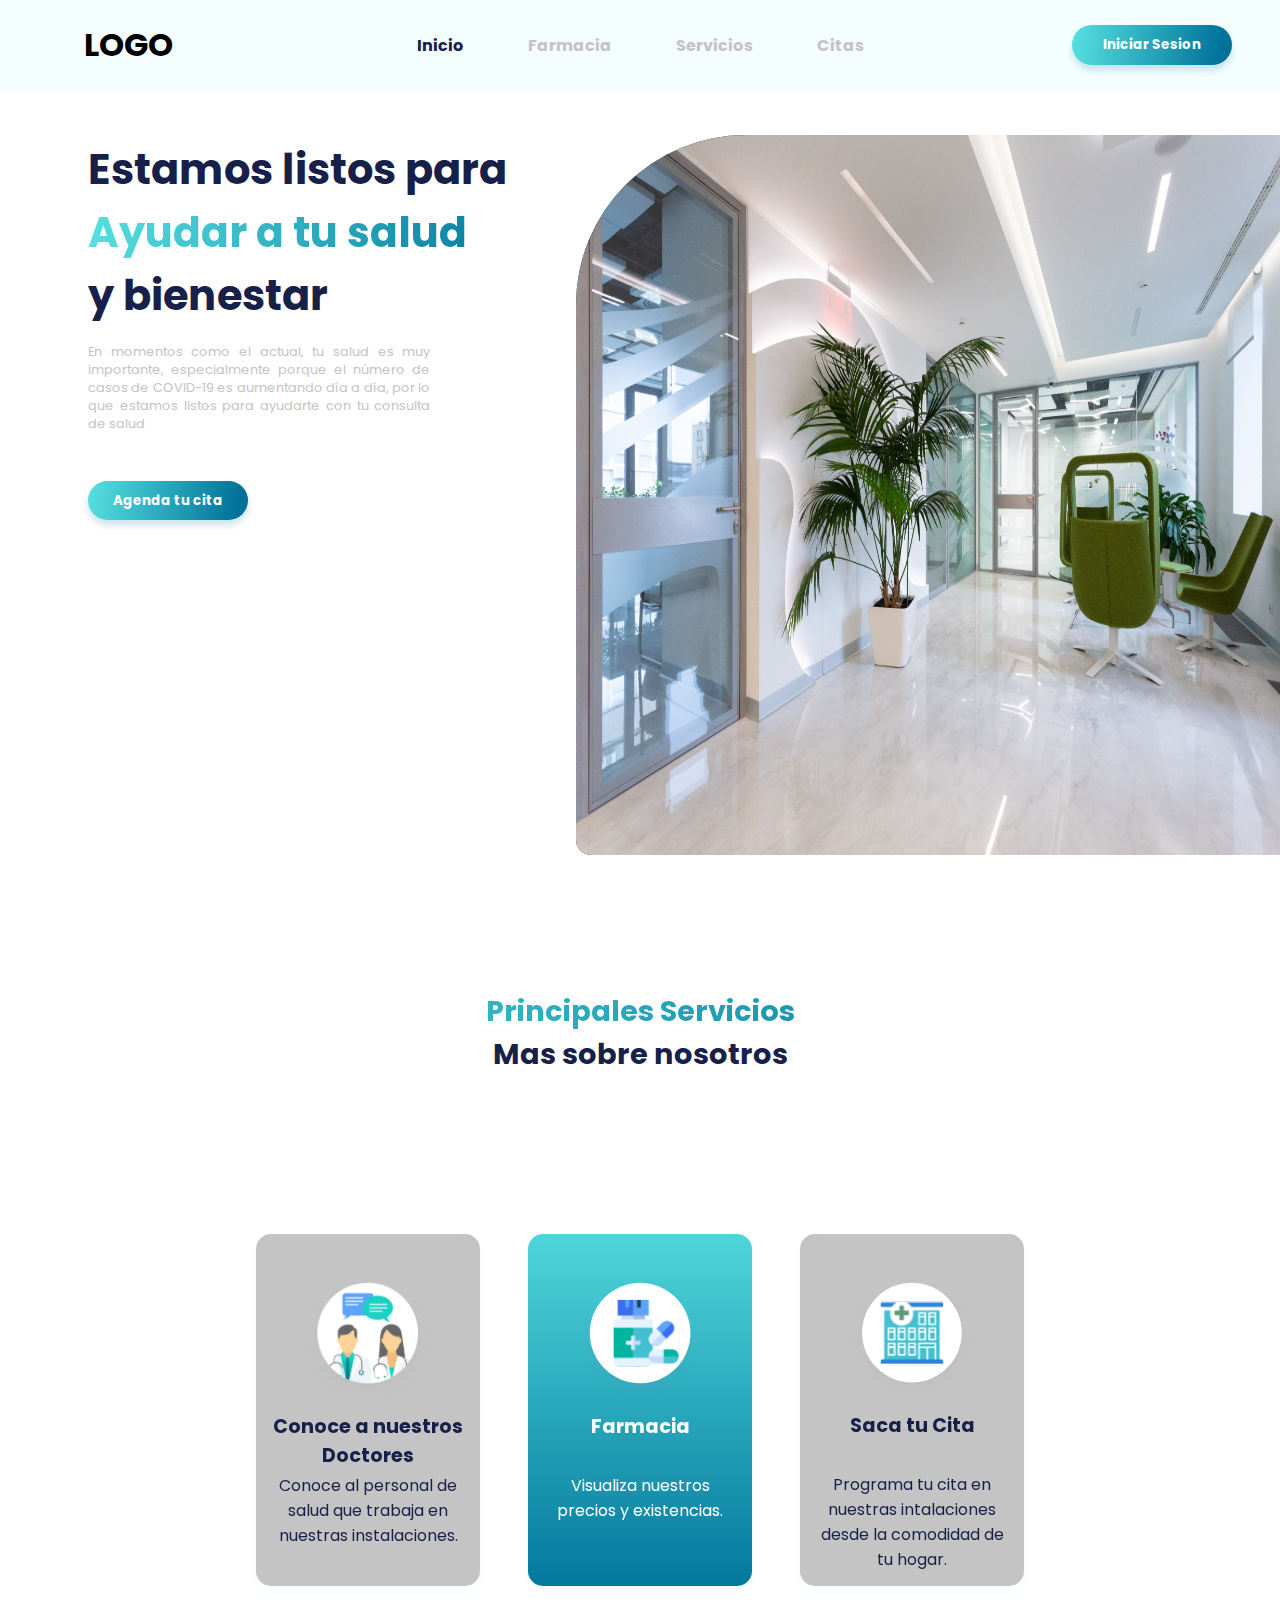
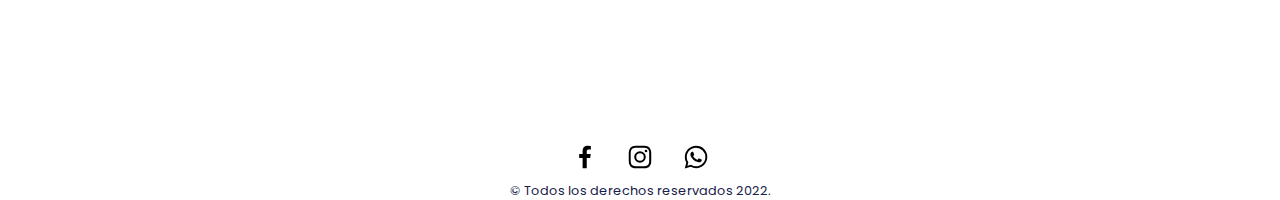
<file: index.html>
<!DOCTYPE html>
<html lang="es">
<head>
	<meta charset="UTF-8">
	<meta name="viewport" content="width=device-width, initial-scale=1.0">
	<title>CLINICA</title>
	<link rel="stylesheet" href="CSS/estilos.css">
</head>
<body>
	<!-- ENCABEZADO -->
	<header>
		<!-- LOGO -->
		<div class="logo">
			<h1>LOGO</h1>
		</div>
		<!-- MENU -->
		<nav class="menu">
			<li><a id="inicio" href="index.html">Inicio</a></li>
			<li><a href="#">Farmacia</a></li>
			<li><a href="servicios.html">Servicios</a></li>
			<li><a href="#">Citas</a></li>
		</nav>
		<!-- BOTON INICIO DE SESION -->
		<div class="sesion">
			<button class="boton"><a href="login.html">Iniciar Sesion</a></button>
		</div>
	</header>
	<!-- PRIMER CONTENIDO -->
	<main>
		<!-- TEXTO IZQUIERDO -->
		<div class="contenido">
			<h1 class="color1">Estamos listos para</h1>
			<h1 class="color2">Ayudar a tu salud</h1>
			<h1 class="color1">y bienestar</h1>

			<p>En momentos como el actual, tu salud es muy importante, 
				especialmente porque el número de casos de COVID-19 es 
				aumentando día a día, por lo que estamos listos para ayudarte
				con tu consulta de salud</p>

				<button class="boton"><a href="#">Agenda tu cita</a></button>
		</div>
		<!-- IMAGEN DERECHA -->
		<div class="imagen">
			<!-- <div class="elemento2">
				<ul>
					<li><img src="Principal/img1.jpg" alt=""></li>
					<li><img src="Principal/img2.jpg" alt=""></li>
					<li><img src="Principal/img3.jpg" alt=""></li>
				</ul>
			</div> -->
			<div class="elemento"></div>
			<img src="" id="rotar" class="elemento"></a>
			<!-- <img src="Principal/Doctores con cuadro.svg" alt="Presentacion"> -->
		</div>
	</main>
	<!-- SEGUNDO CONTENIDO PARTE BAJA -->
	<div id="servicio">
		<div class="servicios">
			<h2 class="color2">Principales Servicios</h2>
			<h2 class="color1">Mas sobre nosotros</h2>
			
			<!-- CUADRO DE SERVICIOS -->
			<div class="cont_ser">

				<!-- SERVICIO 1 -->
				<a href="#">
					<section class="impar">
						<article>
							<img src="Principal/Servicio 1.svg" alt="Servicio 1">
						</article>
						<h3>Conoce a nuestros Doctores</h3>
						<p>Conoce al personal de salud que trabaja en nuestras instalaciones.</p>
					</section>
				</a>
				
				<!-- SERVICIO 2 -->
				<a href="#">
					<section class="par">
						<article>
							<img src="Principal/Servicio 2.svg" alt="Servicio 2">
						</article>
						<h3>Farmacia</h3>
						<p>Visualiza nuestros precios y existencias.</p>
					</section>
				</a>
				<!-- SERVICIO 3 -->
				<a href="#">
					<section class="impar">
						<article">
							<img src="Principal/Servicio 3.svg" alt="Servicio 3">
						</article>
						<h3>Saca tu Cita</h3>
						<p>Programa tu cita en nuestras intalaciones desde la comodidad de tu hogar.</p>
					</section>
				</a>
			</div>
		</div>
	</div>
	<!-- PIE DE PAGINA -->
	<footer>
		<nav class="logos">
			<a href="#"><img src="Principal/logo_facebook.svg" alt="F"></a>
			<a href="#"><img src="Principal/logo_instagram.svg" alt="I"></a>
			<a href="#"><img src="Principal/logo_whats.svg" alt="W"></a>
		</nav>	
		<p>&copy; Todos los derechos reservados 2022.</p>
	</footer>
</body>
<script src="JS/codigo.js"></script>
</html>
</file>
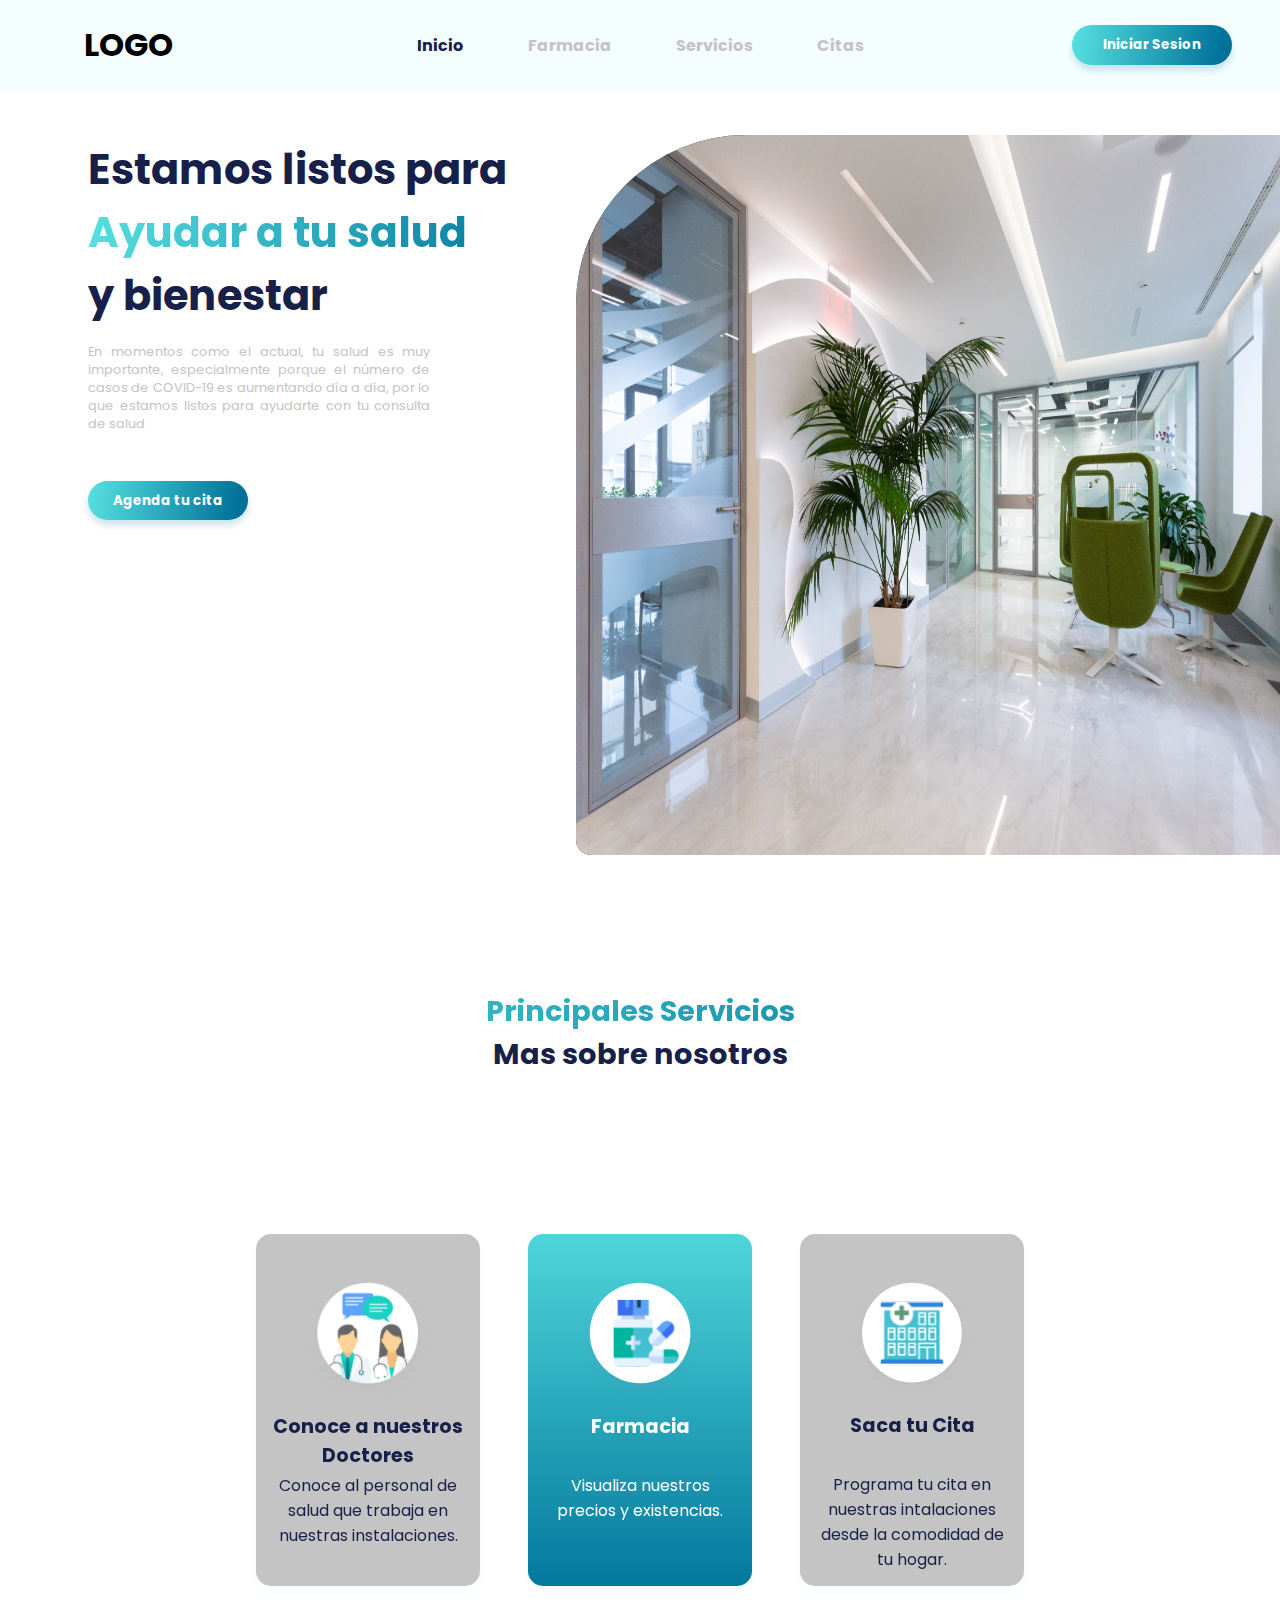
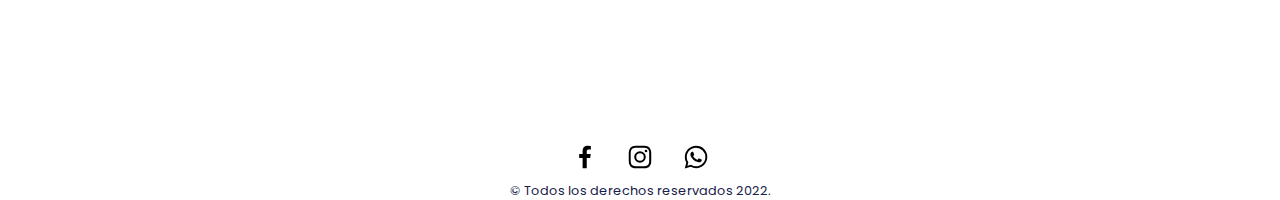
<file: Paginas/index.html>
<!DOCTYPE html>
<html lang="es">
<head>
	<meta charset="UTF-8">
	<meta name="viewport" content="width=device-width, initial-scale=1.0">
	<title>CLINICA</title>
	<link rel="stylesheet" href="../CSS/estilos.css">
</head>
<body>
	<!-- ENCABEZADO -->
	<header>
		<!-- LOGO -->
		<div class="logo">
			<h1>LOGO</h1>
		</div>
		<!-- MENU -->
		<nav class="menu">
			<li><a id="inicio" href="index.html">Inicio</a></li>
			<li><a href="#">Farmacia</a></li>
			<li><a href="servicios.html">Servicios</a></li>
			<li><a href="#">Citas</a></li>
		</nav>
		<!-- BOTON INICIO DE SESION -->
		<div class="sesion">
			<button class="boton"><a href="login.php">Iniciar Sesion</a></button>
		</div>
	</header>
	<!-- PRIMER CONTENIDO -->
	<main>
		<!-- TEXTO IZQUIERDO -->
		<div class="contenido">
			<h1 class="color1">Estamos listos para</h1>
			<h1 class="color2">Ayudar a tu salud</h1>
			<h1 class="color1">y bienestar</h1>

			<p>En momentos como el actual, tu salud es muy importante, 
				especialmente porque el número de casos de COVID-19 es 
				aumentando día a día, por lo que estamos listos para ayudarte
				con tu consulta de salud</p>

				<button class="boton"><a href="#">Agenda tu cita</a></button>
		</div>
		<!-- IMAGEN DERECHA -->
		<div class="imagen">
			<!-- <div class="elemento2">
				<ul>
					<li><img src="Principal/img1.jpg" alt=""></li>
					<li><img src="Principal/img2.jpg" alt=""></li>
					<li><img src="Principal/img3.jpg" alt=""></li>
				</ul>
			</div> -->
			<div class="elemento"></div>
			<img src="" id="rotar" class="elemento"></a>
			<!-- <img src="Principal/Doctores con cuadro.svg" alt="Presentacion"> -->
		</div>
	</main>
	<!-- SEGUNDO CONTENIDO PARTE BAJA -->
	<div id="servicio">
		<div class="servicios">
			<h2 class="color2">Principales Servicios</h2>
			<h2 class="color1">Mas sobre nosotros</h2>
			
			<!-- CUADRO DE SERVICIOS -->
			<div class="cont_ser">

				<!-- SERVICIO 1 -->
				<a href="#">
					<section class="impar">
						<article>
							<img src="../Imagenes/Servicio 1.svg" alt="Servicio 1">
						</article>
						<h3>Conoce a nuestros Doctores</h3>
						<p>Conoce al personal de salud que trabaja en nuestras instalaciones.</p>
					</section>
				</a>
				
				<!-- SERVICIO 2 -->
				<a href="#">
					<section class="par">
						<article>
							<img src="../Imagenes/Servicio 2.svg" alt="Servicio 2">
						</article>
						<h3>Farmacia</h3>
						<p>Visualiza nuestros precios y existencias.</p>
					</section>
				</a>
				<!-- SERVICIO 3 -->
				<a href="#">
					<section class="impar">
						<article">
							<img src="../Imagenes/Servicio 3.svg" alt="Servicio 3">
						</article>
						<h3>Saca tu Cita</h3>
						<p>Programa tu cita en nuestras intalaciones desde la comodidad de tu hogar.</p>
					</section>
				</a>
			</div>
		</div>
	</div>
	<!-- PIE DE PAGINA -->
	<footer>
		<nav class="logos">
			<a href="#"><img src="../Imagenes/logo_facebook.svg" alt="F"></a>
			<a href="#"><img src="../Imagenes/logo_instagram.svg" alt="I"></a>
			<a href="#"><img src="../Imagenes/logo_whats.svg" alt="W"></a>
		</nav>	
		<p>&copy; Todos los derechos reservados 2022.</p>
	</footer>
</body>
<script src="../JS/codigo.js"></script>
</html>
</file>
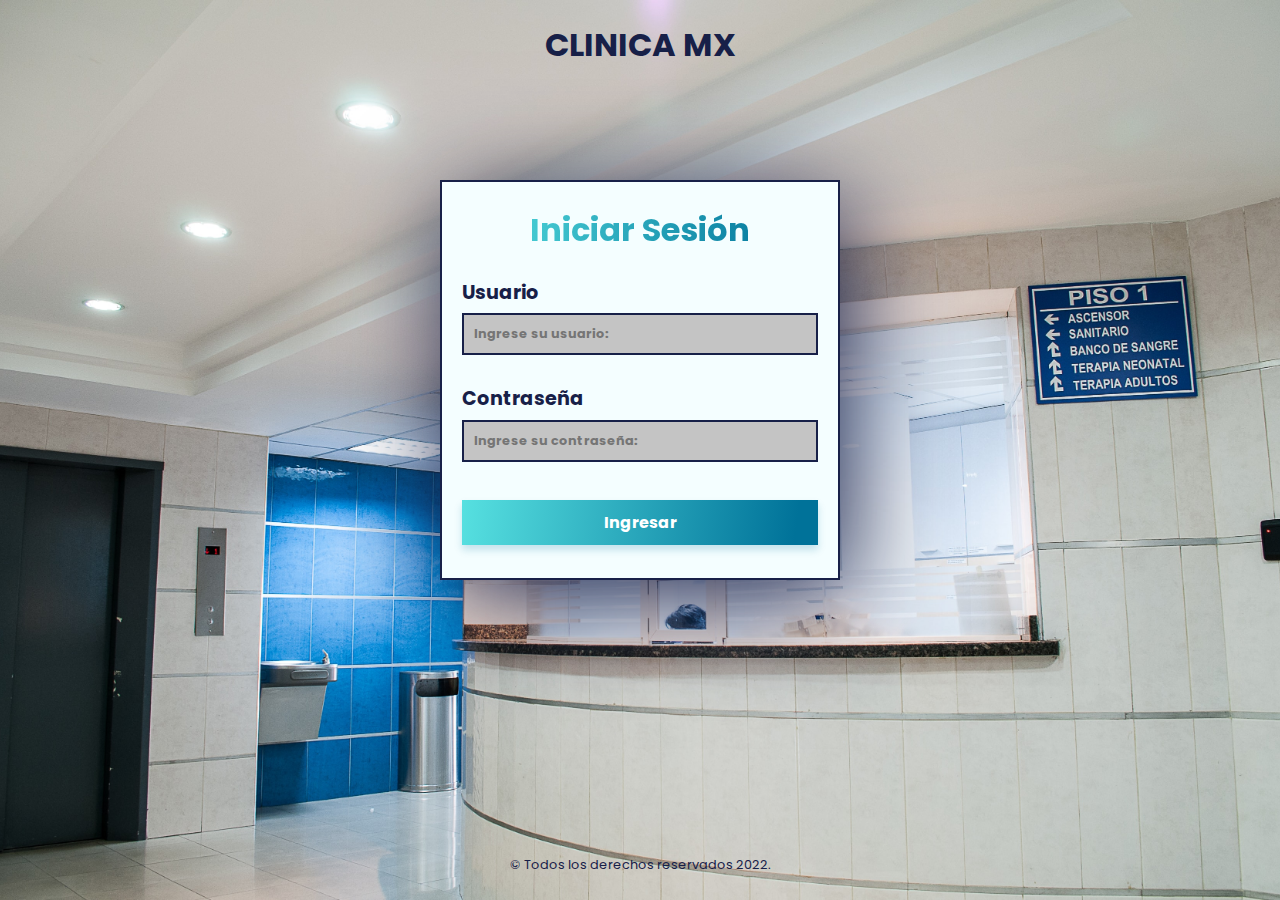
<file: login.html>
<!DOCTYPE html>
<html lang="es">
<head>
	<meta charset="UTF-8">
	<meta name="viewport" content="width=device-width, initial-scale=1.0">
	<title>INICIO SESION</title>
	<link rel="stylesheet" href="CSS/login.css">
</head>
<body>
	<header>
		<div class="logo">
			<a href="index.html"><h1>CLINICA MX</h1></a>
		</div>
	</header>

	<main>
		<div class="contenedor">
			<section class="formulario">
				<form action="#" method="">
					<h2>Iniciar Sesión</h2>
					<label class="label" for="">Usuario</label>
					<input class="caja" type="text" placeholder="Ingrese su usuario:">
					<label class="label" for="">Contraseña</label>
					<input class="caja" type="password" placeholder="Ingrese su contraseña:">
					<input class="boton" type="submit" value="Ingresar">
				</form>
			</section>
		</div>
	</main>
	
	<footer>
		<!-- <div class="logos">
			<a href="#"><img src="Principal/logo_facebook.svg" alt="F"></a>
			<a href="#"><img src="Principal/logo_instagram.svg" alt="I"></a>
			<a href="#"><img src="Principal/logo_whats.svg" alt="W"></a>
		</div> -->
		<div>
			<p>&copy; Todos los derechos reservados 2022.</p>
		</div>			
	</footer>
</body>
</html>
</file>
<file: CSS/estilos.css>
/* IMPORTACION DE FUENTE */
@import url('https://fonts.googleapis.com/css2?family=Poppins:wght@400;700;900&display=swap');

/* DECLARACION DE COLORES */
:root {
	--color1: #172048;
	--color2: linear-gradient(97.65deg, #56E0E0 0.33%, #007299 93.35%);
	--color3: #FFFFFF;
	--color4: #025F7D;
	--color5: #C4C4C4;
	--header: #F4FEFF;
	/* --color2: #007299; */
}

.color1 {
	color: var(--color1);
}

.color2 {
	background: var(--color2);
	-webkit-background-clip: text;
	-webkit-text-fill-color: transparent;
	background-clip: text;
}

* {
	margin: 0;
	padding: 0;
	box-sizing: border-box;
	font-family: Poppins, "sans-serif";
}

body {
	height: 200vh;
	display: flex;
	flex-direction: column;
	background: var(--color3)
}

/* ENCABEZADO */
header {
	display: grid;
	width: 100%;
	grid-template-columns: 20% auto 20%;
	grid-template-rows: 10vh;
	position: fixed;
	background: var(--header);
}

/* LOGO */
.logo {
	display: flex;
	justify-content: center;
	align-items: center;
}

/* MENU */
.menu {
	display: flex;
	justify-content: center;
	align-items: center;
	list-style: none;
	font-weight: bold;
}

.menu li a {
	text-decoration: none;
	color: var(--color5);
}

.menu li a:hover {
	color: var(--color1);
	transition: all 1.5s;
}

#inicio {
	color: var(--color1);
}

.menu li {
	padding: 2rem;
}


/* BOTON INICIO DE SESION */
.sesion {
	display: flex;
	justify-content: center;
	align-items: center;
}

/* PERSONALIZACION DEL BOTON */
.boton {
	border: none;
	border-radius: 20px;
	padding: 0.6rem 0 0.6rem 0;
	width: 160px;
	font-weight: bold;
	background: var(--color2);
	box-shadow: 0px 5.12675px 7.69013px rgba(1, 115, 153, 0.2);
}

.boton:hover {
	cursor: pointer;
	background: var(--color1);
	transition: all 1.2s;
}

.boton a {
	text-decoration: none;
	color: var(--color3);
}

/* PRIMER CONTENIDO */
main {
	height: 100vh;
	display: flex;
	margin-top: 10vh;
}

.contenido {
	display: flex;
	width: 45%;
	flex-direction: column;
	padding: 3rem 0 0 5.5rem;
}

/* TITULO */
.contenido h1 {
	font-size: 2.6rem;
	font-weight: bold;
}

.contenido p {
	padding-top: 1rem;
	padding-bottom: 3rem;
	padding-right: 3rem;
	font-size: 0.8rem;
	text-align: justify;
	color: var(--color5);
	width: 80%;
}

.elemento {
	position: absolute;
	width: 55%;
	height: 80vh;
	top: 15vh;
	right: 0;
	background: var(--color1);
	border-radius: 170px 0px 0px 15px;
	background-repeat: no-repeat;
	background-size: cover;
	z-index: -1;
}

/* .elemento2 {
	position: absolute;
	width: 55%;
	height: 80vh;
	top: 15vh;
	right: 0;
	border-radius: 170px 0px 0px 15px;
	background-repeat: no-repeat;
	background-size: cover;
	overflow: hidden;
}

.elemento2 ul {
	display: flex;
	padding: 0;
	width: 300%;

	animation: cambio 15s infinite;
	animation-direction: alternate; 
} /

/* .elemento2 li {
	width: 100%;
	list-style: none;
}

.elemento2 img {
	width: 100%;
}
 */
/* @keyframes cambio {
	0% { margin-left: 0; }
	30% { margin-left: 0; }

	33% { margin-left: -100%; }
	63% { margin-left: -100%; }

	66% { margin-left: -200%; }
	100% { margin-left: -200%; }
} */

/* MODIFICACION DE LA IMAGEN */
/* .imagen {
	display: block;
	margin: auto;
} */
/*
.imagen img {
	width: 250px;
} */

/* SEGUNDO CONTENIDO PARTE BAJA */
#servicio {
	height: 90vh;
	display: flex;
	align-items: center;
}

.servicios {
	display: flex;
	flex-direction: column;
	text-align: center;
	width: 100%;
	height: 100%;
	margin-top: 10vh;
}

.servicios h2 {
	font-size: 1.8rem;
}

/* DIV DONDE ESTAN LOS SERVICIOS */
.cont_ser {
	display: flex;
	flex-direction: row;
	justify-content: center;
	align-items: center;
	height: 100%;
	padding-bottom: 1rem;
}

.cont_ser a {
	text-decoration: none;
	border-radius: 15px;
	width: 14rem;
	height: 22rem;	
	margin: 0 1.5rem 0 1.5rem;
}

.cont_ser a section {
	border-radius: 15px;
	width: 100%;
	height: 100%;
	padding: 20% 15px 0 15px;	
	/* margin: 0 1.5rem 0 1.5rem; */
	filter: drop-shadow(0px 5.12675px 7.69013px rgba(80, 216, 219, 0.04));
}

.cont_ser a section img {
	width: 120px;
}

.cont_ser a section h3 {
	height: 3.5rem;
	font-size: 1.2rem;
	padding-top: 5px;
}

.cont_ser a section p {
	padding-top: 10px;
	font-size: 1rem;
}

/* SERVICIO 2 */
.par {
	background: linear-gradient(180deg, #4ED6DA 0%, #04789D 100%);
	color: var(--color3);
}
/* SERVICIO 1 Y 3 */
.impar {
	background: var(--color5);
	color: var(--color1);
}

.par:hover {
	background: var(--color5);
	color: var(--color1);
	transition: color 1s;
}

.impar:hover {
	background: linear-gradient(180deg, #4ED6DA 0%, #04789D 100%);
	color: var(--color3);
	transition: all 1s;
}

/* PIE DE PAGINA */
footer {
	display: flex;
	height: 10vh;
	flex-direction: column;
	justify-content: flex-end;
	align-items: center;
	color: var(--color1);
	font-size: 0.8rem;
}

.logos {
	width: 15%;
	display: flex;
	justify-content: space-evenly;
	padding-bottom: 10px;
}

.logos img {
	display: block;
	width: 30px;
}
</file>
<file: CSS/login.css>
/* IMPORTACION DE FUENTE */
@import url('https://fonts.googleapis.com/css2?family=Poppins:wght@400;700;900&display=swap');

/* DECLARACION DE COLORES */
:root {
	--color1: #172048;
	--color2: linear-gradient(97.65deg, #56E0E0 0.33%, #007299 93.35%);
	--color3: #FFFFFF;
	--color4: #025F7D;
	--color5: #C4C4C4;
	--header: #F4FEFF;
	/* --color2: #007299; */
}

* {
	padding: 0;
	margin: 0;
	box-sizing: border-box;
	font-family: Poppins, "sans-serif";
}

body {
	background: url('../Imagenes/Login/Clinica.jpg') no-repeat center bottom;
	background-size: cover;
	height: 100vh;
}

/* ENCABEZADO */
header {
	display: flex;
	justify-content: center;
	align-items: center;
	height: 10vh;
}

.logo a{
	text-decoration: none;
	color: var(--color1);
}

/* CONTENIDO */
main {
	display: flex;
	height: 80vh;
	flex-direction: row;
	justify-content: center;
	padding-top: 10vh;
}

/* FORMULARIO DE INCIO DE SESION */
.contenedor {
	display: flex;
	flex-direction: column;
}

.formulario {
	border: 2px solid var(--color1);
	width: 400px;
	height: 400px;
	background: var(--header);
	color: var(--color1);
	font-size: 1.2rem;
	font-weight: bold;
	box-shadow: 10px 20px 100px var(--color1);
}

form {
	display: flex;
	flex-direction: column;
	justify-content: center;
	padding: 0 20px 0 20px;
}

.formulario h2 {
	text-align: center;
	font-size: 2rem;
	background: var(--color2);
	-webkit-background-clip: text;
	-webkit-text-fill-color: transparent;
	background-clip: text;
	padding-top: 1.5rem;
	padding-bottom: 1.5rem;
}

.caja {
	margin: 0.4rem 0 1.8rem 0;
	padding: 10px 0 10px 10px;
	font-size: 0.8rem;
	background: var(--color5);
	border: 2px solid var(--color1);
	font-weight: bold;
}

.boton {
	background: var(--color2);
	font-size: 1rem;
	color: var(--color3);
	font-weight: bold;
	margin-top: 10px;
	border: none;
	padding-top: 10px;
	padding-bottom: 10px;
	box-shadow: 0px 5.12675px 7.69013px rgba(1, 115, 153, 0.2);
}

.boton:hover {
	cursor: pointer;
	background: var(--color1);
	transition: all 1s;
}

/* PIE DE PAGINA */
footer {
	display: flex;
	height: 10vh;
	flex-direction: column;
	justify-content: center;
	align-items: center;
	color: var(--color1);
	font-size: 0.8rem;
	padding-top: 1.2rem;	
}

/* .logos {
	width: 15%;
	display: flex;
	justify-content: space-evenly;
	padding-bottom: 10px;
}

.logos img {
	width: 30px;
}

.logos img:hover {
	width: 40px;
	transition: all 0.5s;
} */
</file>
